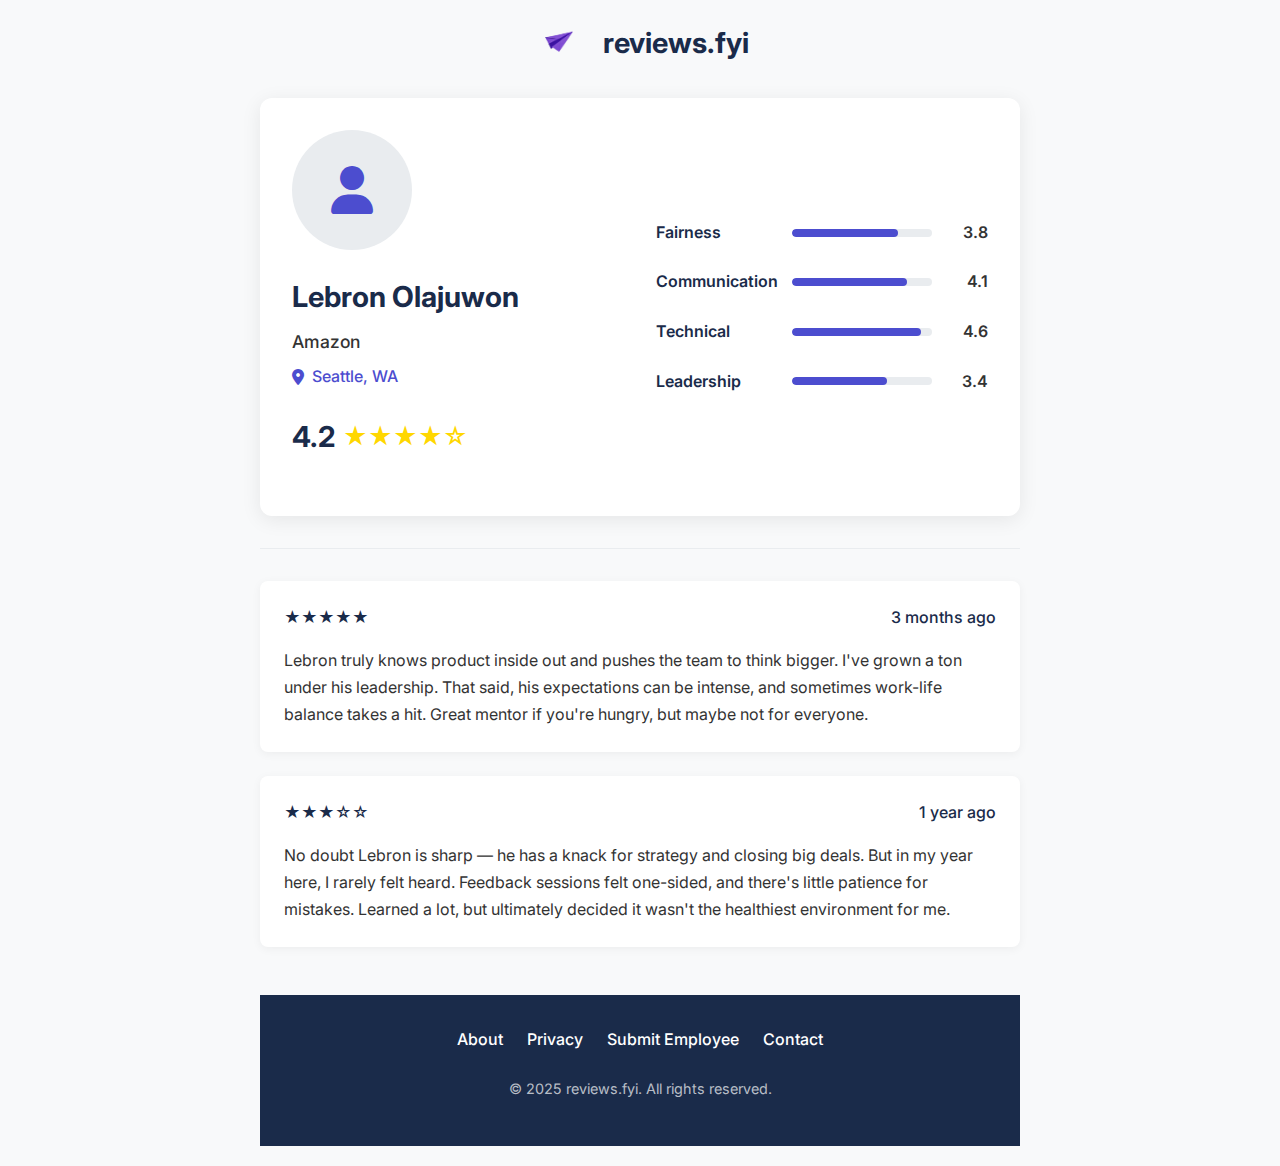
<file: temp/employee.html>
<!DOCTYPE html>
<html lang="en">
<head>
    <meta charset="UTF-8">
    <meta name="viewport" content="width=device-width, initial-scale=1.0">
    <title>Lebron Olajuwon - reviews.fyi</title>
    <link href="https://fonts.googleapis.com/css2?family=Inter:wght@400;500;600;700&display=swap" rel="stylesheet">
    <link rel="stylesheet" href="https://cdnjs.cloudflare.com/ajax/libs/font-awesome/6.4.0/css/all.min.css">
    <link rel="stylesheet" href="employee-style.css">
</head>
<body>
    <div class="container">
        <header>
            <div class="logo-container">
                <img src="logo.png" alt="reviews.fyi" class="logo">
                <h1>reviews.fyi</h1>
            </div>
        </header>

        <main>
            <div class="employee-header">
                <div class="employee-left">
                    <div class="employee-photo">
                        <i class="fas fa-user"></i>
                    </div>
                    <h2 class="employee-name">Lebron Olajuwon</h2>
                    <div class="employee-company">Amazon</div>
                    <div class="employee-location">
                        <i class="fas fa-map-marker-alt"></i> Seattle, WA
                    </div>
                    <div class="overall-rating">
                        <span class="overall-score">4.2</span>
                        <span class="overall-stars">★★★★☆</span>
                    </div>
                </div>
                
                <div class="employee-right">
                    <div class="rating-bars">
                        <div class="rating-bar">
                            <span class="rating-label">Fairness</span>
                            <div class="bar-container">
                                <div class="bar-fill" style="width: 75%"></div>
                            </div>
                            <span class="rating-value">3.8</span>
                        </div>
                        <div class="rating-bar">
                            <span class="rating-label">Communication</span>
                            <div class="bar-container">
                                <div class="bar-fill" style="width: 82%"></div>
                            </div>
                            <span class="rating-value">4.1</span>
                        </div>
                        <div class="rating-bar">
                            <span class="rating-label">Technical</span>
                            <div class="bar-container">
                                <div class="bar-fill" style="width: 92%"></div>
                            </div>
                            <span class="rating-value">4.6</span>
                        </div>
                        <div class="rating-bar">
                            <span class="rating-label">Leadership</span>
                            <div class="bar-container">
                                <div class="bar-fill" style="width: 68%"></div>
                            </div>
                            <span class="rating-value">3.4</span>
                        </div>
                    </div>
                </div>
            </div>

            <!-- Rest of your content (reviews, etc.) remains the same -->
            <hr class="divider">

            <div class="review-card">
                <div class="review-meta">
                    <span>★★★★★</span>
                    <span>3 months ago</span>
                </div>
                <div class="review-content">
                    Lebron truly knows product inside out and pushes the team to think bigger. I've grown a ton under his leadership. That said, his expectations can be intense, and sometimes work-life balance takes a hit. Great mentor if you're hungry, but maybe not for everyone.
                </div>
            </div>

            <div class="review-card">
                <div class="review-meta">
                    <span>★★★☆☆</span>
                    <span>1 year ago</span>
                </div>
                <div class="review-content">
                    No doubt Lebron is sharp — he has a knack for strategy and closing big deals. But in my year here, I rarely felt heard. Feedback sessions felt one-sided, and there's little patience for mistakes. Learned a lot, but ultimately decided it wasn't the healthiest environment for me.
                </div>
            </div>
        </main>

        <footer>
            <nav class="footer-nav">
                <a href="/about">About</a>
                <a href="/privacy">Privacy</a>
                <a href="/submit">Submit Employee</a>
                <a href="/contact">Contact</a>
            </nav>
            <p class="copyright">&copy; 2025 reviews.fyi. All rights reserved.</p>
        </footer>
    </div>

    <script>
        // This would be populated from your database in a real implementation
        document.addEventListener('DOMContentLoaded', function() {
            // Example data - replace with actual API call
            const employeeData = {
                name: "Lebron Olajuwon",
                company: "Amazon",
                location: "Seattle, WA",
                overallRating: 4.2,
                ratings: {
                    fairness: 3.8,
                    communication: 4.1,
                    technical: 4.6,
                    leadership: 3.4
                }
            };

            // Calculate bar widths
            document.querySelector('.bar-fill:nth-child(1)').style.width = `${(employeeData.ratings.fairness / 5) * 100}%`;
            document.querySelector('.bar-fill:nth-child(2)').style.width = `${(employeeData.ratings.communication / 5) * 100}%`;
            // ...and so on for other ratings
        });
    </script>
</body>
</html>
</file>
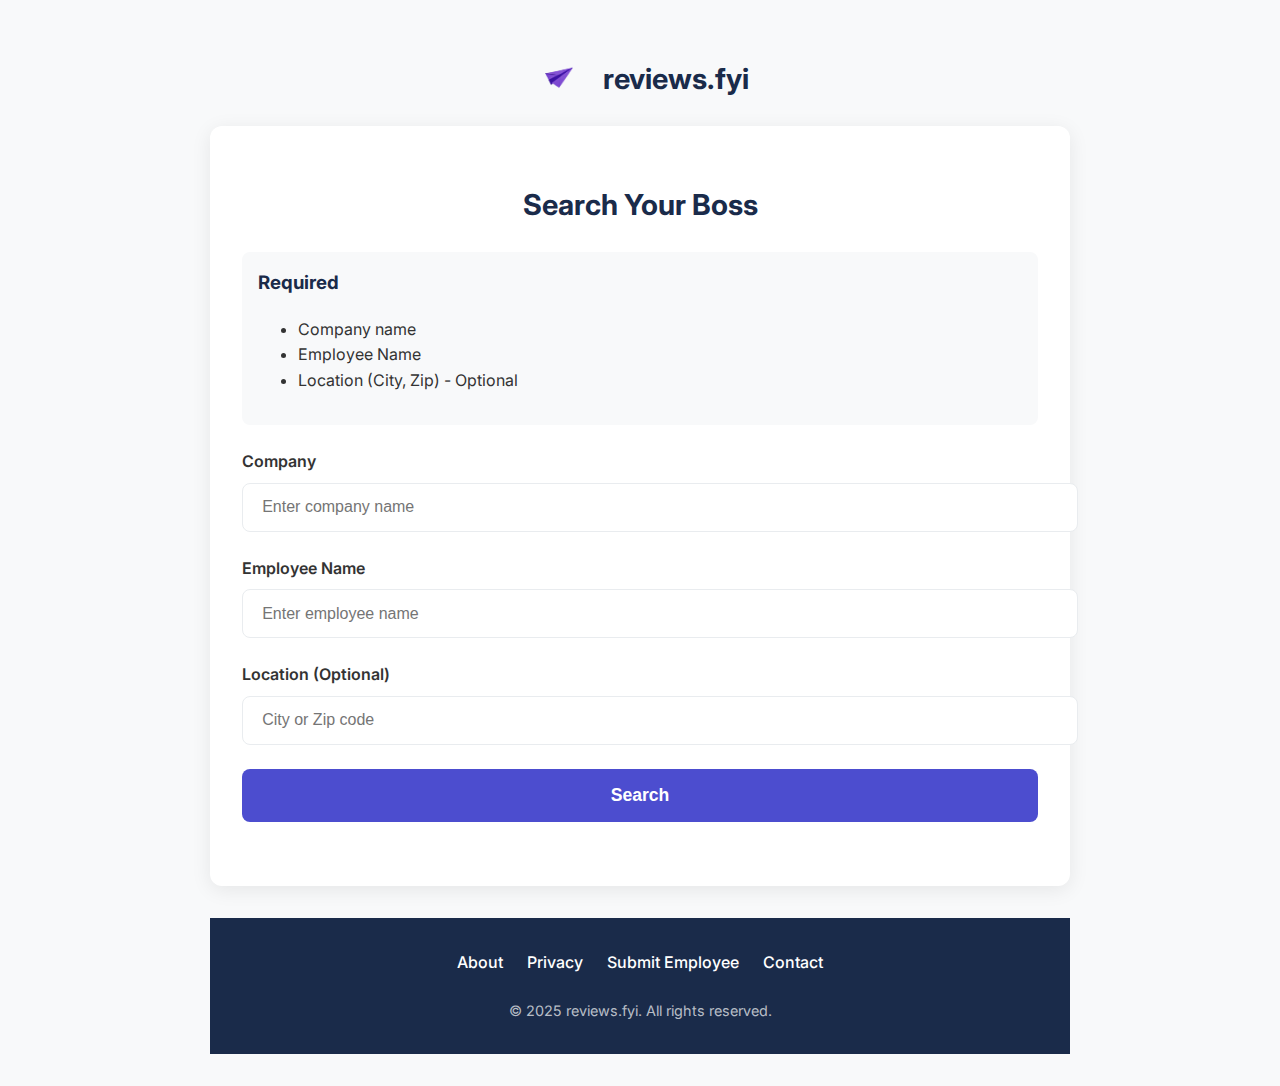
<file: temp/search_concept.html>
<!DOCTYPE html>
<html lang="en">
<head>
    <meta charset="UTF-8">
    <meta name="viewport" content="width=device-width, initial-scale=1.0">
    <title>Search - reviews.fyi</title>
    <link href="https://fonts.googleapis.com/css2?family=Inter:wght@400;500;600;700&display=swap" rel="stylesheet">
    <link rel="stylesheet" href="https://cdnjs.cloudflare.com/ajax/libs/font-awesome/6.4.0/css/all.min.css">
    <style>
        /* [Previous CSS remains exactly the same] */
        /* Add this new class for the "Add your boss" link */
        /* Modern Color Scheme */
        :root {
            --primary-purple: #4c4dcf;
            --light-purple: #7a7beb;
            --dark-blue: #1a2b4a;
            --light-gray: #f8f9fa;
            --medium-gray: #e9ecef;
            --white: #ffffff;
            --text-dark: #333333;
        }

        /* Base Styles */
        body {
            font-family: 'Inter', -apple-system, BlinkMacSystemFont, sans-serif;
            line-height: 1.6;
            color: var(--text-dark);
            background-color: var(--light-gray);
            margin: 0;
            padding: 0;
            min-height: 100vh;
            display: flex;
            flex-direction: column;
        }

        /* Container */
        .container {
            max-width: 900px;
            width: calc(100% - 40px);
            margin: 2rem auto;
            padding: 0 20px;
            flex: 1;
            box-sizing: border-box;
        }

        /* Header */
        header {
            padding: 1.5rem 0;
            text-align: center;
        }

        .logo-container {
            display: flex;
            align-items: center;
            justify-content: center;
            gap: 1rem;
        }

        .logo {
            height: 40px;
            width: auto;
        }

        h1 {
            font-size: 1.8rem;
            color: var(--dark-blue);
            margin: 0;
            font-weight: 700;
        }

        /* Main Content */
        main {
            background: var(--white);
            border-radius: 12px;
            box-shadow: 0 4px 20px rgba(0, 0, 0, 0.08);
            padding: 2rem;
            margin-bottom: 2rem;
        }

        h2 {
            color: var(--dark-blue);
            font-size: 1.8rem;
            margin-bottom: 1.5rem;
            text-align: center;
        }

        /* Search Form */
        .search-form {
            margin-bottom: 2rem;
        }

        .requirements {
            background-color: var(--light-gray);
            padding: 1rem;
            border-radius: 8px;
            margin-bottom: 1.5rem;
        }

        .requirements h3 {
            margin-top: 0;
            color: var(--dark-blue);
        }

        .form-group {
            margin-bottom: 1.5rem;
        }

        .form-group label {
            display: block;
            margin-bottom: 0.5rem;
            font-weight: 600;
        }

        .form-group input {
            width: 100%;
            padding: 0.9rem 1.2rem;
            border: 1px solid var(--medium-gray);
            border-radius: 8px;
            font-size: 1rem;
            transition: all 0.2s ease;
        }

        .form-group input:focus {
            outline: none;
            border-color: var(--primary-purple);
            box-shadow: 0 0 0 3px rgba(76, 77, 207, 0.1);
        }

        .search-btn {
            width: 100%;
            padding: 1rem;
            background: var(--primary-purple);
            color: var(--white);
            border: none;
            border-radius: 8px;
            font-size: 1.1rem;
            font-weight: 600;
            cursor: pointer;
            transition: all 0.2s ease;
        }

        .search-btn:hover {
            background: var(--light-purple);
            transform: translateY(-2px);
        }

        /* Results Section - Initially Hidden */
        .results {
            display: none;
            margin-top: 2rem;
            animation: fadeIn 0.3s ease-in-out;
        }

        @keyframes fadeIn {
            from { opacity: 0; transform: translateY(10px); }
            to { opacity: 1; transform: translateY(0); }
        }

        /* Results Table */
        .results-table {
            width: 100%;
            border-collapse: collapse;
            margin-top: 1.5rem;
        }

        .results-table th {
            background-color: var(--primary-purple);
            color: var(--white);
            padding: 1rem;
            text-align: left;
        }

        .results-table td {
            padding: 1rem;
            border-bottom: 1px solid var(--medium-gray);
        }

        .results-table tr:hover {
            background-color: var(--light-gray);
        }

        /* Footer */
        footer {
            background: var(--dark-blue);
            color: var(--white);
            padding: 2rem 0;
            margin-top: auto;
        }

        footer nav {
            display: flex;
            justify-content: center;
            flex-wrap: wrap;
            gap: 1.5rem;
            margin-bottom: 1.5rem;
        }

        footer a {
            color: var(--white);
            text-decoration: none;
            font-weight: 500;
            transition: color 0.2s ease;
        }

        footer a:hover {
            color: var(--light-purple);
        }

        .copyright {
            text-align: center;
            font-size: 0.9rem;
            color: rgba(255, 255, 255, 0.7);
            margin: 0;
        }

        /* Responsive Design */
        @media (max-width: 768px) {
            .container {
                width: calc(100% - 30px);
                padding: 0 15px;
            }

            footer nav {
                flex-direction: column;
                align-items: center;
                gap: 1rem;
            }
        }

        .add-boss-link {
            display: block;
            text-align: center;
            margin-top: 1.5rem;
            color: var(--primary-purple);
            font-weight: 600;
            text-decoration: none;
            transition: color 0.2s ease;
        }
        
        .add-boss-link:hover {
            color: var(--light-purple);
            text-decoration: underline;
        }
        
        .no-results {
            text-align: center;
            padding: 2rem;
            color: var(--text-dark);
            font-size: 1.1rem;
        }
    </style>
</head>
<body>
    <div class="container">
        <header>
            <div class="logo-container">
                <img src="logo.png" alt="reviews.fyi logo" class="logo">
                <h1>reviews.fyi</h1>
            </div>
        </header>

        <main>
            <h2>Search Your Boss</h2>
            
            <div class="requirements">
                <h3>Required</h3>
                <ul>
                    <li>Company name</li>
                    <li>Employee Name</li>
                    <li>Location (City, Zip) - Optional</li>
                </ul>
            </div>

            <form class="search-form">
                <div class="form-group">
                    <label for="company">Company</label>
                    <input type="text" id="company" placeholder="Enter company name" required>
                </div>
                <div class="form-group">
                    <label for="employee">Employee Name</label>
                    <input type="text" id="employee" placeholder="Enter employee name" required>
                </div>
                <div class="form-group">
                    <label for="location">Location (Optional)</label>
                    <input type="text" id="location" placeholder="City or Zip code">
                </div>
                <button type="submit" class="search-btn">Search</button>
            </form>

            <div class="results" id="resultsSection">
                <table class="results-table" id="resultsTable">
                    <thead>
                        <tr>
                            <th>Name</th>
                            <th>Company</th>
                            <th>Location</th>
                        </tr>
                    </thead>
                    <tbody id="resultsBody">
                        <!-- Results will be inserted here by JavaScript -->
                    </tbody>
                </table>
                <div id="noResults" class="no-results" style="display: none;">
                    No results found
                    <a href="/write" class="add-boss-link">Add your boss's first review</a>
                </div>
            </div>
        </main>

        <footer>
            <nav>
                <a href="/about">About</a>
                <a href="/privacy">Privacy</a>
                <a href="/submit">Submit Employee</a>
                <a href="/contact">Contact</a>
            </nav>
            <p class="copyright">&copy; 2025 reviews.fyi. All rights reserved.</p>
        </footer>
    </div>

    <script>
        // Sample boss database
        const bossDatabase = [
            { name: "John Smith", company: "TechCorp", location: "San Francisco" },
            { name: "Sarah Johnson", company: "DataSystems", location: "New York" },
            { name: "Michael Brown", company: "TechCorp", location: "Austin" },
            { name: "Emily Davis", company: "CloudNine", location: "Chicago" },
            { name: "Robert Wilson", company: "DataSystems", location: "Boston" },
            { name: "Jennifer Lee", company: "WebSolutions", location: "Seattle" },
            { name: "David Miller", company: "TechCorp", location: "San Francisco" },
            { name: "Jessica Taylor", company: "CloudNine", location: "Chicago" },
            { name: "Lebron Olajuwon", company: "Amazon", location: "Seattle" },
            { name: "Lisa Anderson", company: "WebSolutions", location: "Portland" }
        ];

        document.querySelector('.search-form').addEventListener('submit', function(e) {
            e.preventDefault();
            
            // Get search values
            const companySearch = document.getElementById('company').value.toLowerCase();
            const employeeSearch = document.getElementById('employee').value.toLowerCase();
            const locationSearch = document.getElementById('location').value.toLowerCase();
            
            // Filter the database
            const results = bossDatabase.filter(boss => {
                const matchesCompany = boss.company.toLowerCase().includes(companySearch);
                const matchesEmployee = boss.name.toLowerCase().includes(employeeSearch);
                const matchesLocation = locationSearch === '' || 
                                      (boss.location && boss.location.toLowerCase().includes(locationSearch));
                
                return matchesCompany && matchesEmployee && matchesLocation;
            });
            
            // Display results
            displayResults(results);
            
            // Scroll to results
            document.getElementById('resultsSection').scrollIntoView({
                behavior: 'smooth'
            });
        });
        
        function displayResults(results) {
            const resultsBody = document.getElementById('resultsBody');
            const noResultsDiv = document.getElementById('noResults');
            const resultsTable = document.getElementById('resultsTable');
            
            // Clear previous results
            resultsBody.innerHTML = '';
            
            if (results.length > 0) {
                // Show table and hide "no results" message
                resultsTable.style.display = '';
                noResultsDiv.style.display = 'none';
                
                // Add matching results to the table
                results.forEach(boss => {
                    const row = document.createElement('tr');
                    row.innerHTML = `
                        <td>${boss.name}</td>
                        <td>${boss.company}</td>
                        <td>${boss.location || 'N/A'}</td>
                    `;
                    resultsBody.appendChild(row);
                });
            } else {
                // Show "no results" message and hide table
                resultsTable.style.display = 'none';
                noResultsDiv.style.display = 'block';
            }
            
            // Show results section
            document.getElementById('resultsSection').style.display = 'block';
        }
    </script>
</body>
</html>
</file>
<file: temp/employee-style.css>
:root {
    --primary-purple: #4c4dcf;
    --light-purple: #7a7beb;
    --dark-blue: #1a2b4a;
    --light-gray: #f8f9fa;
    --medium-gray: #e9ecef;
    --white: #ffffff;
    --text-dark: #333333;
    --star-active: #FFD700;
    --star-inactive: #e9ecef;
}

body {
    font-family: 'Inter', -apple-system, BlinkMacSystemFont, sans-serif;
    line-height: 1.6;
    color: var(--text-dark);
    background-color: var(--light-gray);
    margin: 0;
    padding: 0;
    min-height: 100vh;
}

.container {
    max-width: 800px;
    width: calc(100% - 40px);
    margin: 0 auto;
    padding: 20px;
    box-sizing: border-box;
}

header {
    text-align: center;
    margin-bottom: 2rem;
}

.logo-container {
    display: flex;
    align-items: center;
    justify-content: center;
    gap: 1rem;
    margin-bottom: 1.5rem;
}

.logo {
    height: 40px;
    width: auto;
}

h1 {
    font-size: 1.8rem;
    color: var(--dark-blue);
    margin: 0;
}

/* Employee Header Styles */
.employee-header {
    background-color: var(--white);
    border-radius: 12px;
    padding: 2rem;
    margin-bottom: 2rem;
    box-shadow: 0 4px 20px rgba(0, 0, 0, 0.08);
    display: flex;
    gap: 2rem;
    align-items: center; /* This ensures both sides are vertically centered */
    min-height: 300px; /* Gives consistent height for centering */
}

.employee-left {
    flex: 1;
}

.employee-right {
    flex: 1;
    display: flex;
    flex-direction: column;
    justify-content: center; /* Centers content vertically */
    height: 100%; /* Takes full height of parent */
}

.employee-photo {
    width: 120px;
    height: 120px;
    border-radius: 50%;
    background-color: var(--medium-gray);
    display: flex;
    align-items: center;
    justify-content: center;
    margin-bottom: 1.5rem;
    overflow: hidden;
}

.employee-photo i {
    font-size: 3rem;
    color: var(--primary-purple);
}

.employee-name {
    font-size: 1.8rem;
    color: var(--dark-blue);
    margin-bottom: 0.5rem;
}

.employee-company {
    font-size: 1.1rem;
    color: var(--text-dark);
    margin-bottom: 0.5rem;
    font-weight: 500;
}

.employee-location {
    color: var(--primary-purple);
    font-weight: 500;
    margin-bottom: 1.5rem;
    display: flex;
    align-items: center;
    gap: 0.5rem;
}

.overall-rating {
    display: flex;
    align-items: center;
    gap: 0.5rem;
    margin-bottom: 1.5rem;
}

.overall-score {
    font-size: 1.8rem;
    font-weight: 700;
    color: var(--dark-blue);
}

.overall-stars {
    color: var(--star-active);
    font-size: 1.5rem;
}

.rating-bars-container {
    display: flex;
    flex-direction: column;
    justify-content: center;
    height: 100%;
}

.rating-bars {
    display: flex;
    flex-direction: column;
    gap: 1.5rem; /* Slightly more spacing */
    width: 100%;
}

.rating-bar {
    display: flex;
    align-items: center;
    gap: 1rem;
    width: 100%;
}



.rating-label {
    width: 120px;
    font-weight: 600;
    color: var(--dark-blue);
}

.bar-container {
    flex: 1;
    height: 8px;
    background-color: var(--medium-gray);
    border-radius: 4px;
    overflow: hidden;
}

.bar-fill {
    height: 100%;
    background-color: var(--primary-purple);
    border-radius: 4px;
    transition: width 0.5s ease;
}

.rating-value {
    width: 40px;
    text-align: right;
    font-weight: 600;
}

/* Review Content Styles */
hr.divider {
    border: 0;
    height: 1px;
    background-color: var(--medium-gray);
    margin: 2rem 0;
}

.review-card {
    background-color: var(--white);
    border-radius: 8px;
    padding: 1.5rem;
    margin-bottom: 1.5rem;
    box-shadow: 0 2px 10px rgba(0, 0, 0, 0.05);
}

.review-meta {
    display: flex;
    justify-content: space-between;
    margin-bottom: 1rem;
    color: var(--dark-blue);
    font-weight: 500;
}

.review-content {
    line-height: 1.7;
}

/* Footer Styles */
footer {
    background-color: var(--dark-blue);
    color: var(--white);
    padding: 2rem 0;
    margin-top: 3rem;
}

.footer-nav {
    display: flex;
    justify-content: center;
    flex-wrap: wrap;
    gap: 1.5rem;
    margin-bottom: 1.5rem;
}

.footer-nav a {
    color: var(--white);
    text-decoration: none;
    font-weight: 500;
}

.footer-nav a:hover {
    color: var(--light-purple);
}

.copyright {
    text-align: center;
    font-size: 0.9rem;
    color: rgba(255, 255, 255, 0.7);
}

/* Responsive Design */
@media (max-width: 768px) {
    .container {
        padding: 15px;
        width: calc(100% - 30px);
    }

    .employee-header {
        flex-direction: column;
        gap: 1.5rem;
        padding: 1.5rem;
    }

    .employee-photo {
        margin: 0 auto 1.5rem;
    }

    .rating-label {
        width: 100px;
    }

    .footer-nav {
        flex-direction: column;
        align-items: center;
        gap: 1rem;
    }
}

@media (max-width: 480px) {
    .rating-bar {
        flex-direction: column;
        align-items: flex-start;
        gap: 0.5rem;
    }

    .bar-container {
        width: 100%;
    }

    .rating-value {
        text-align: left;
    }
}
</file>
